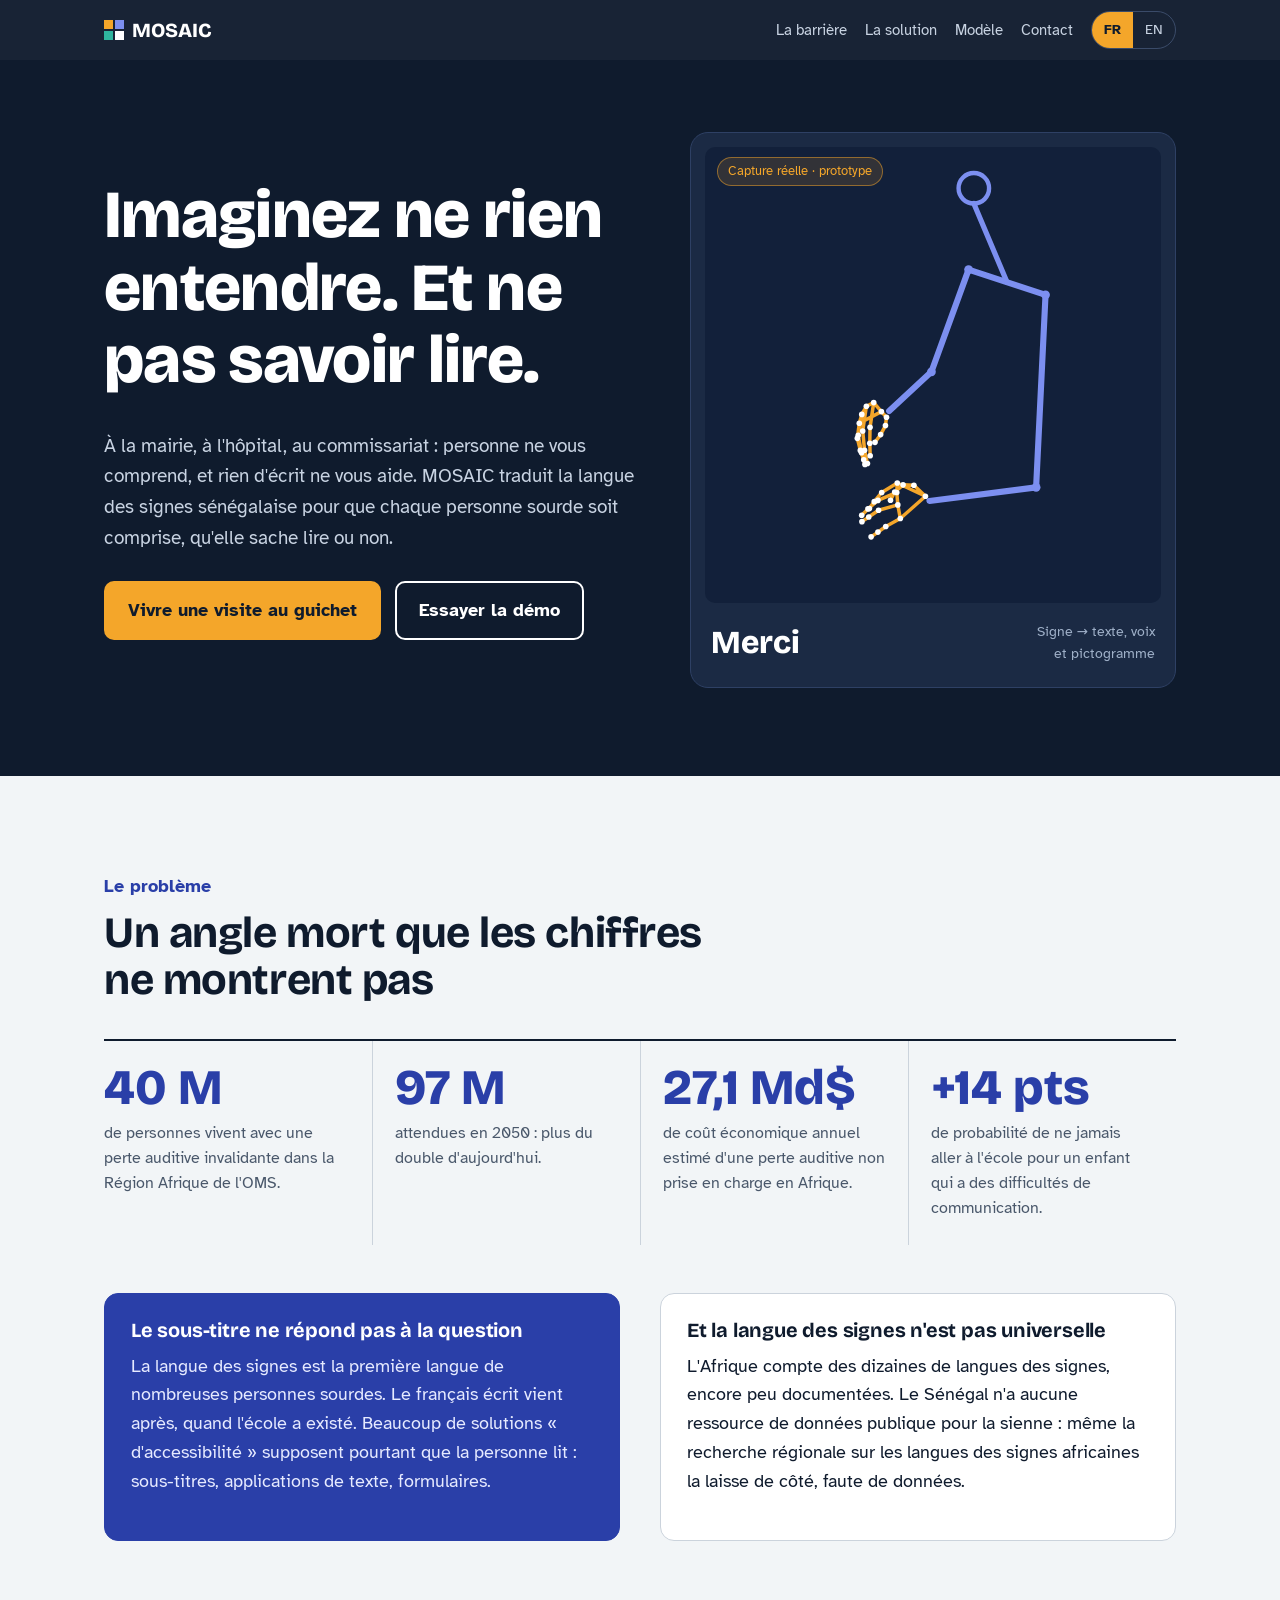
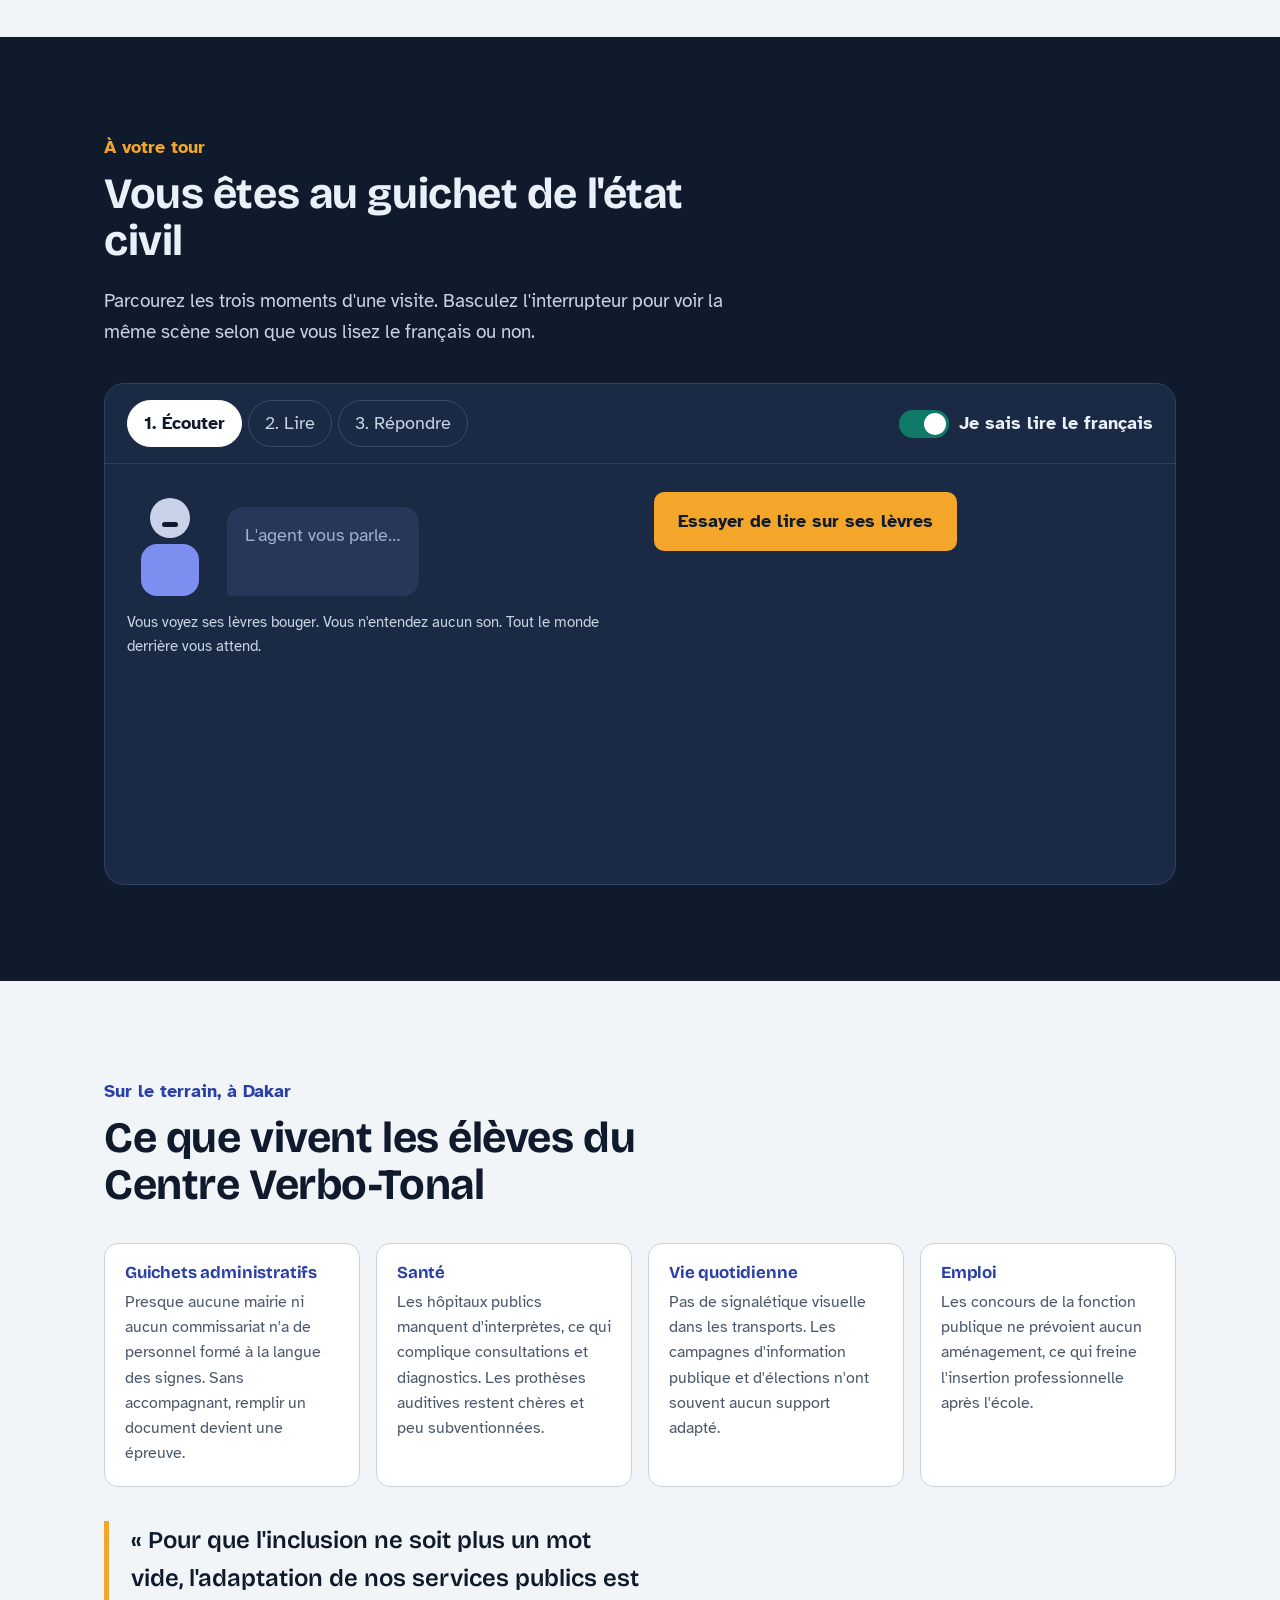
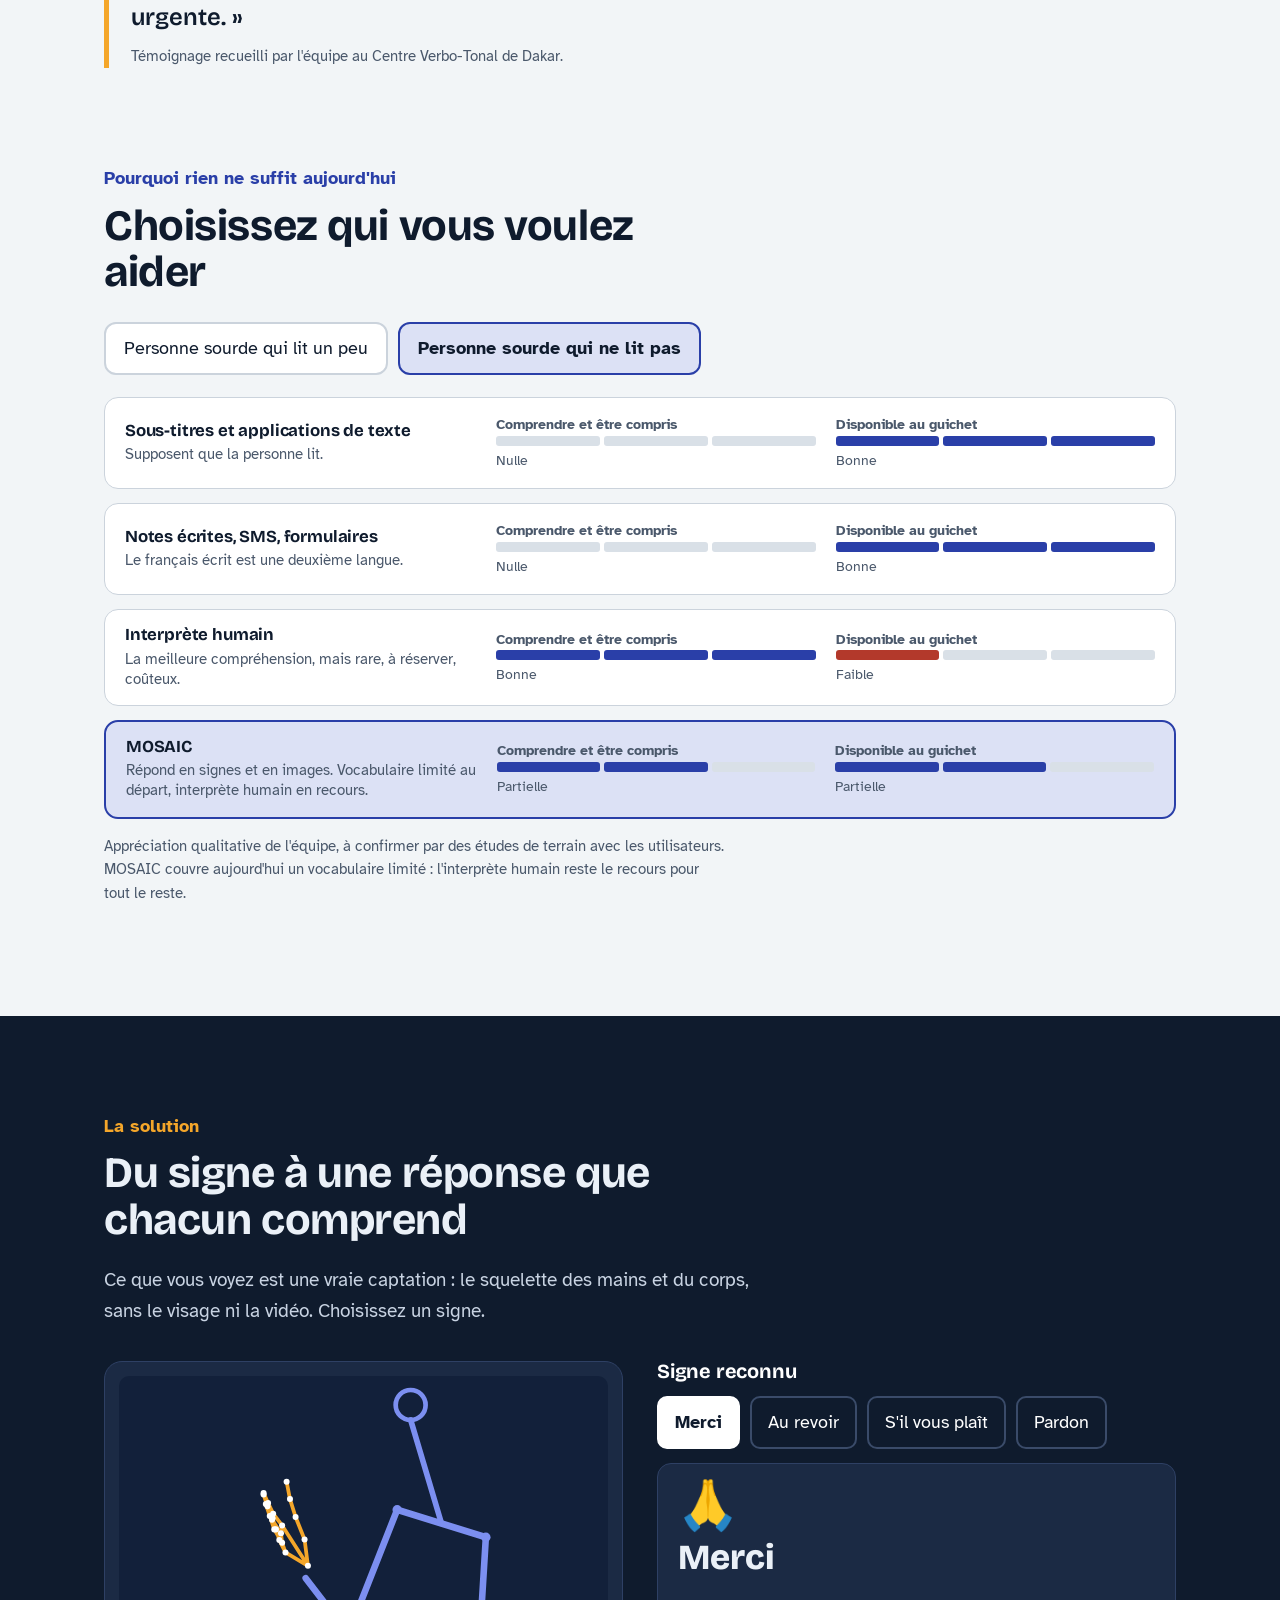
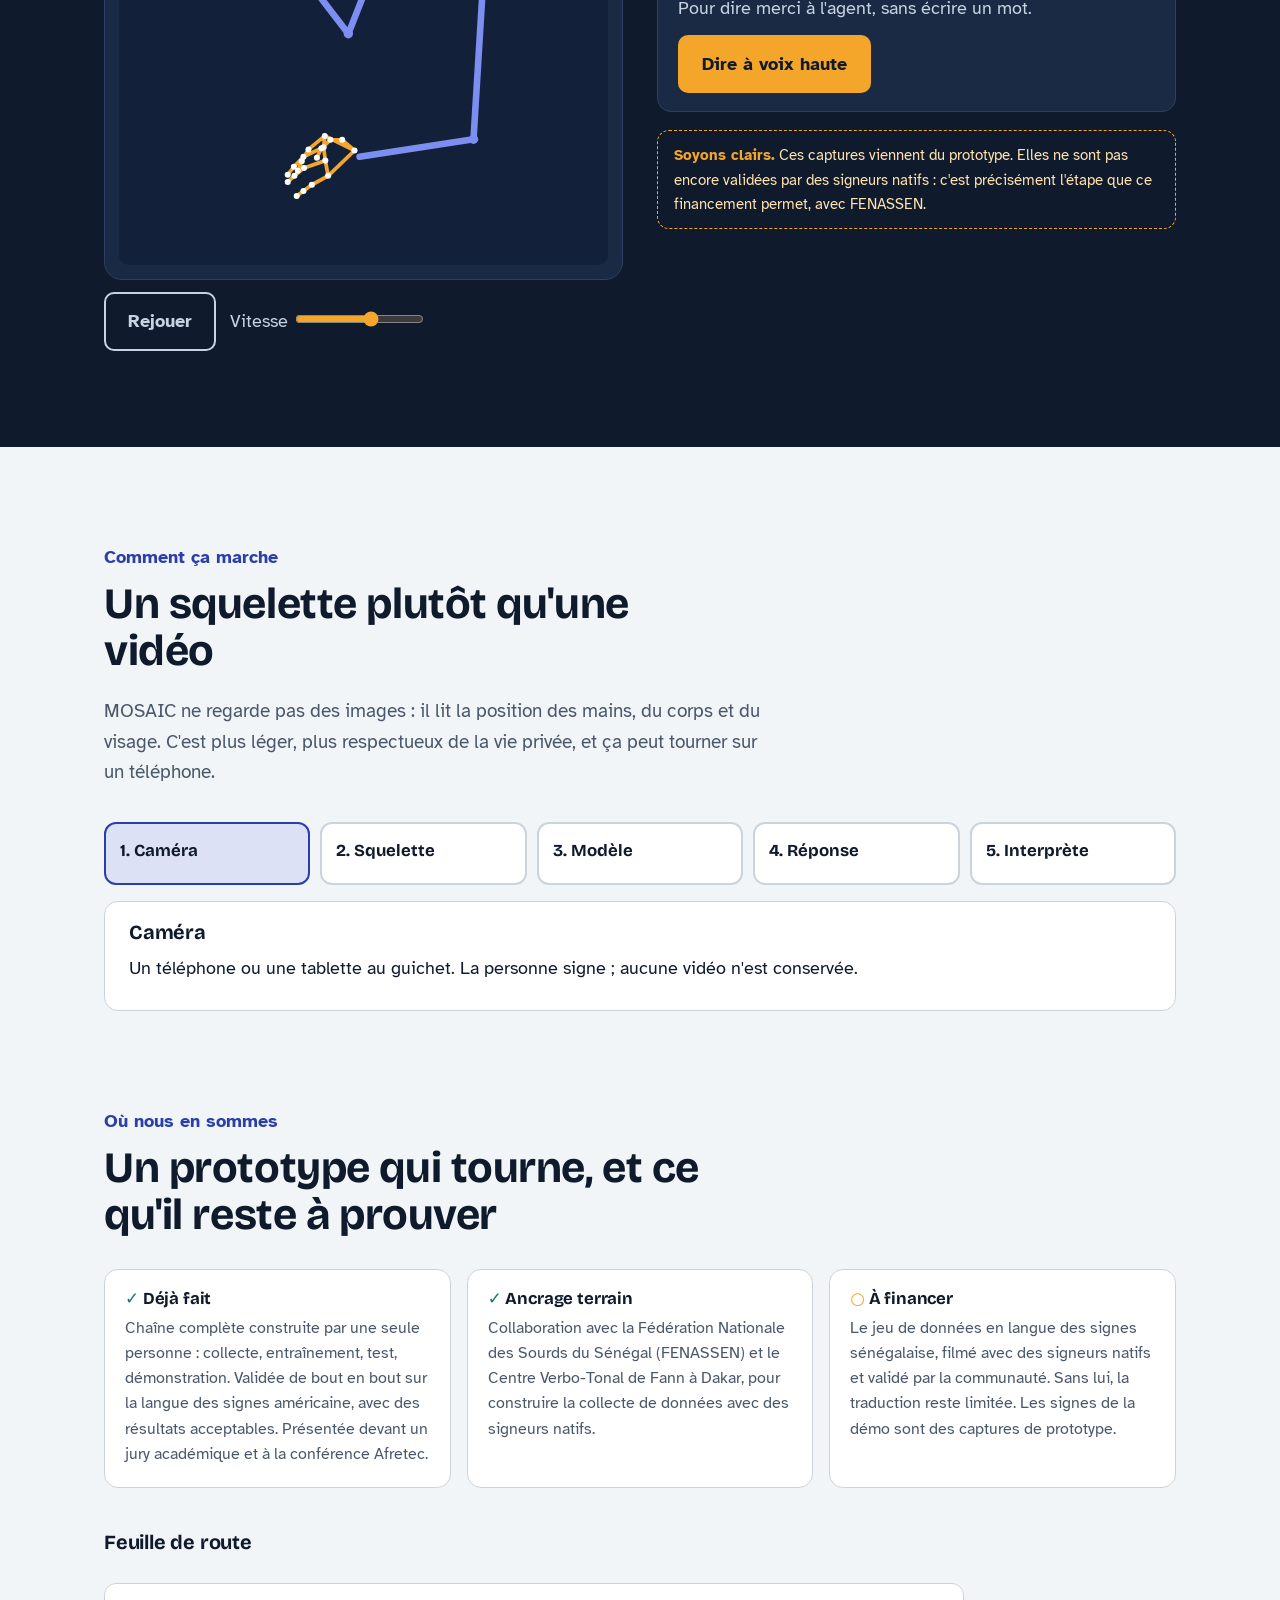
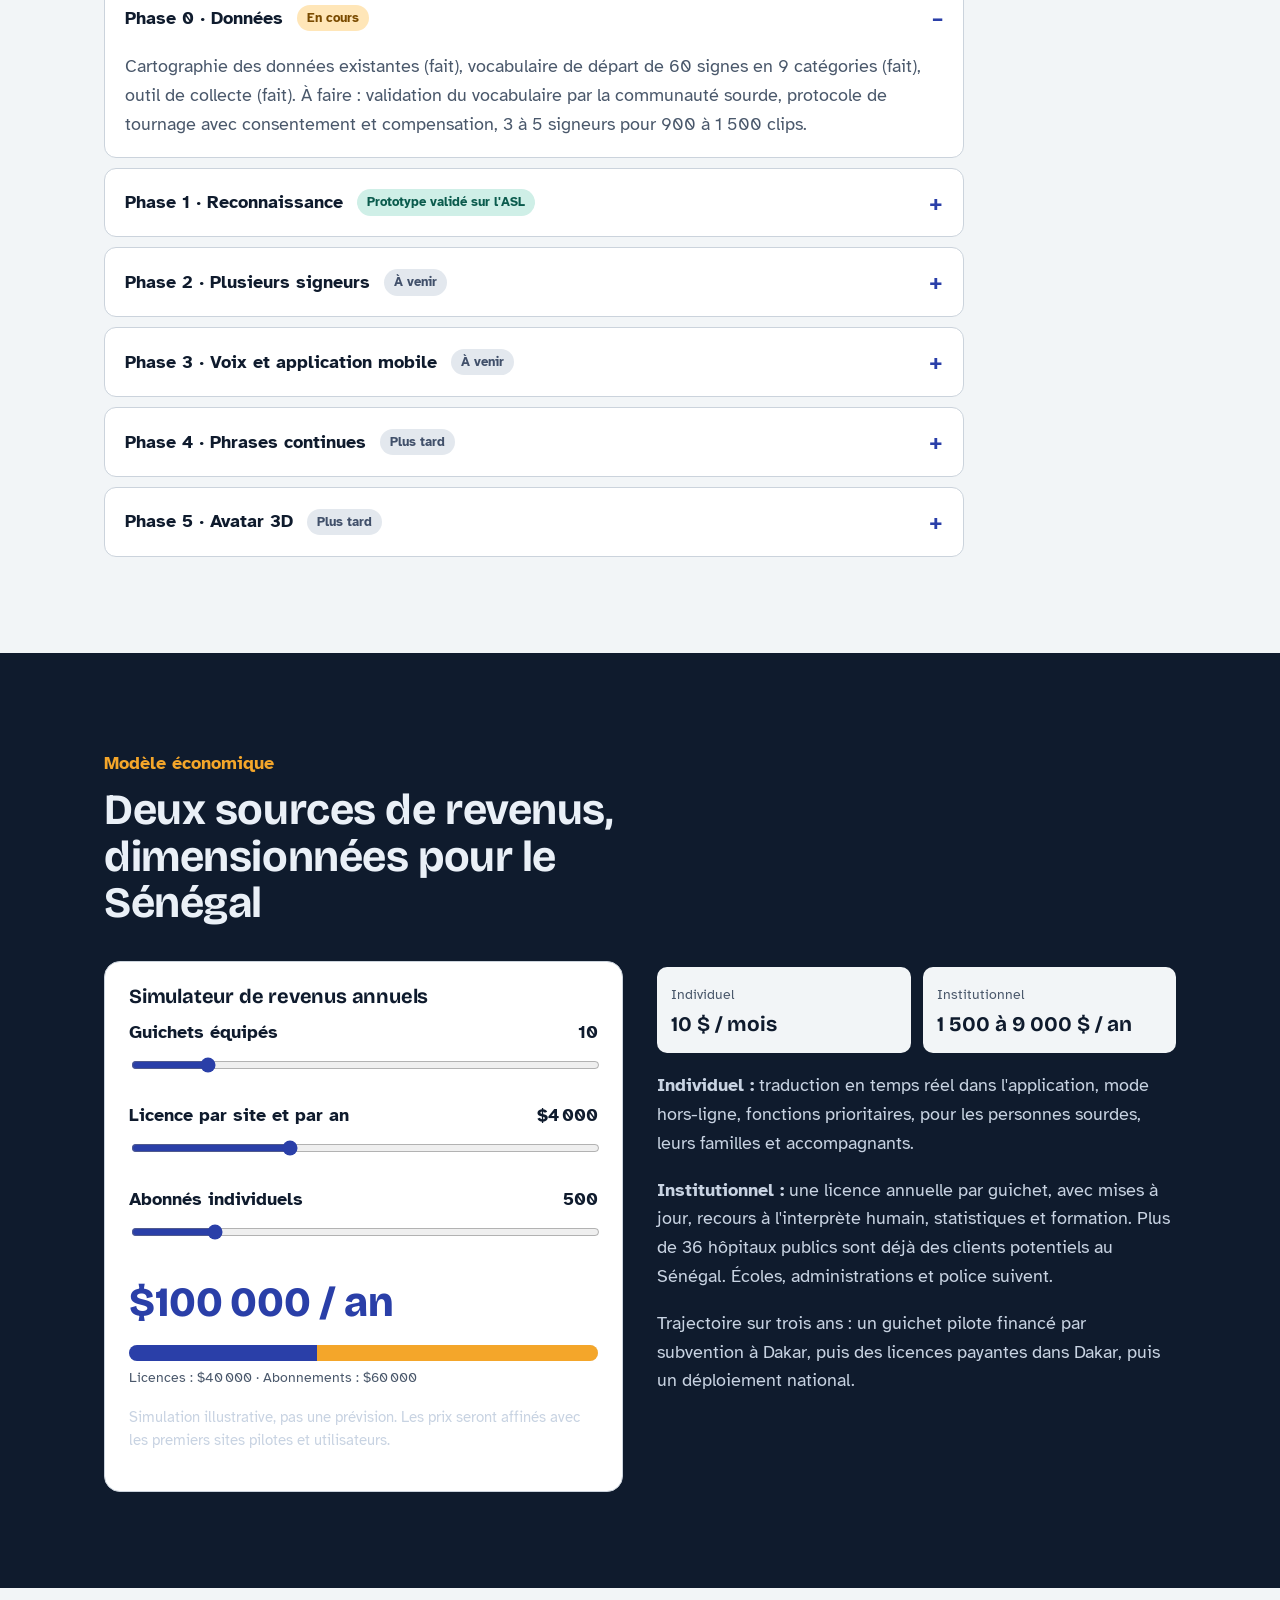
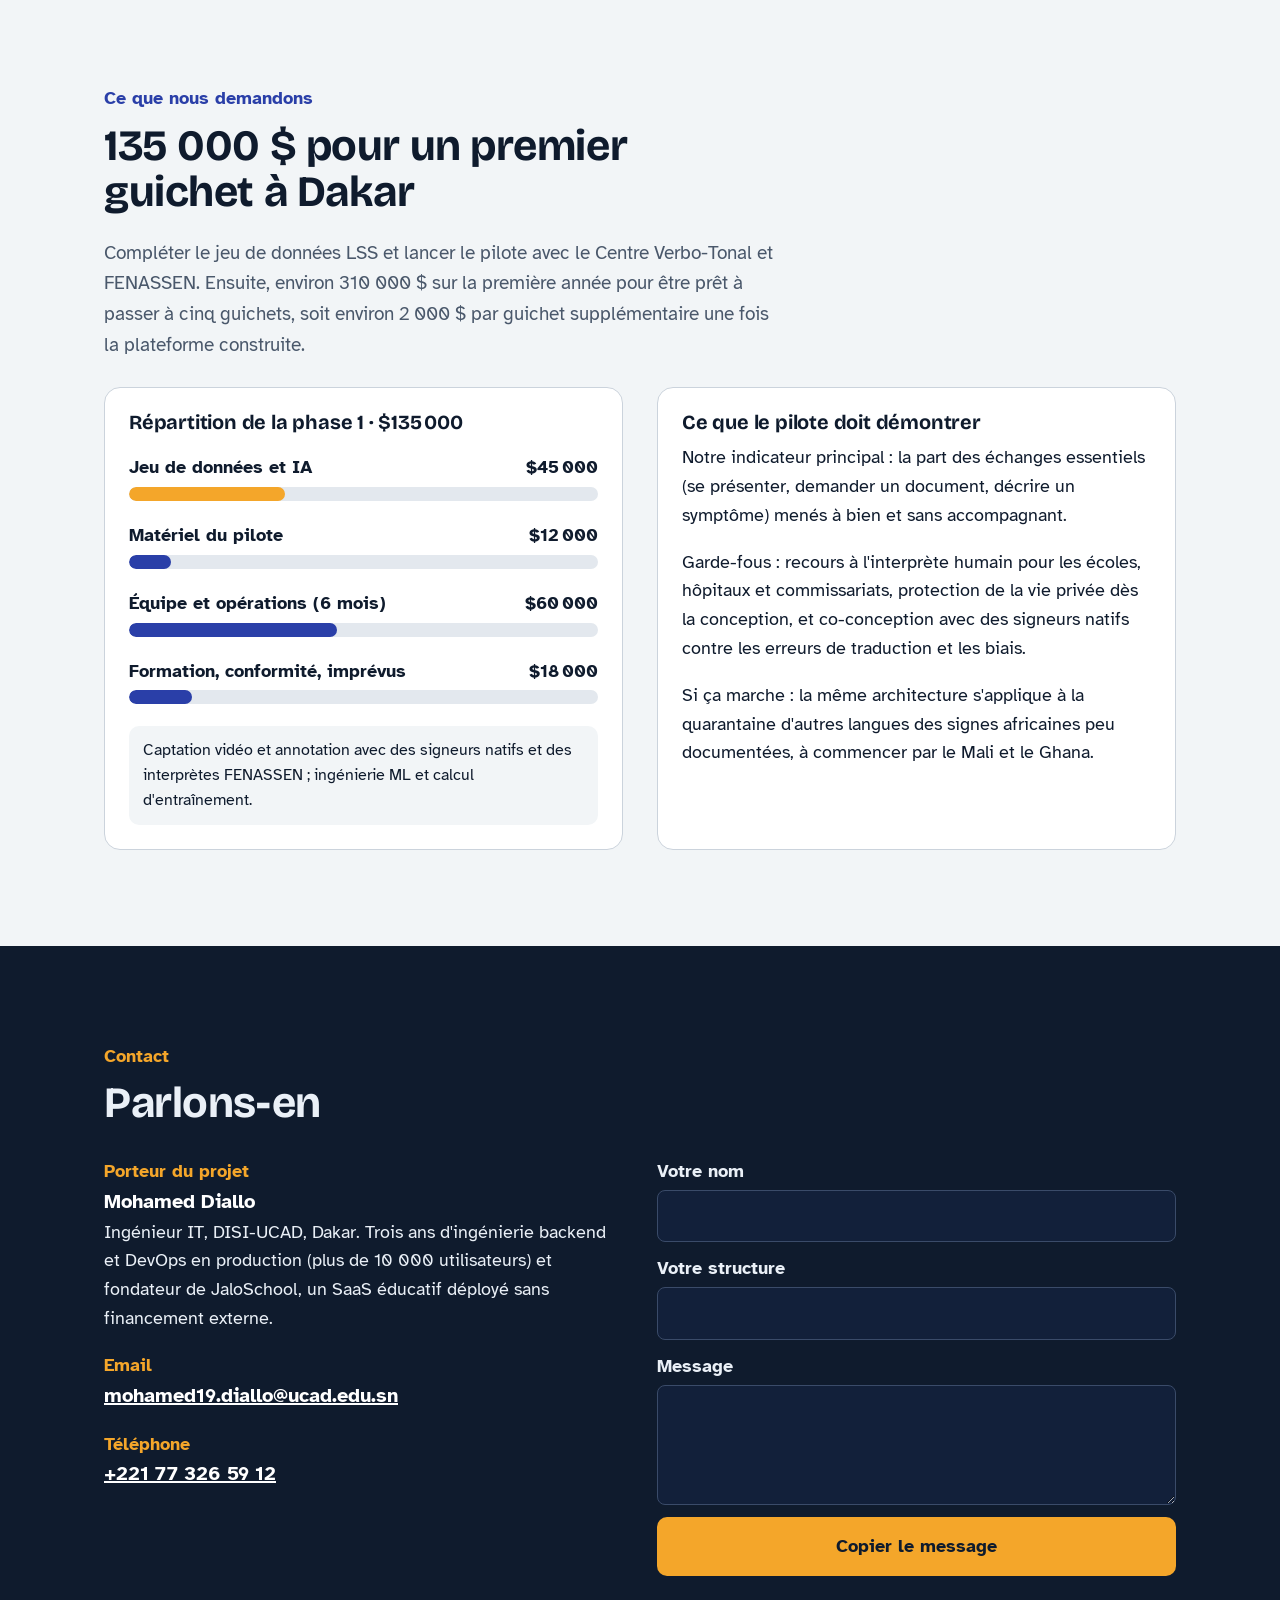
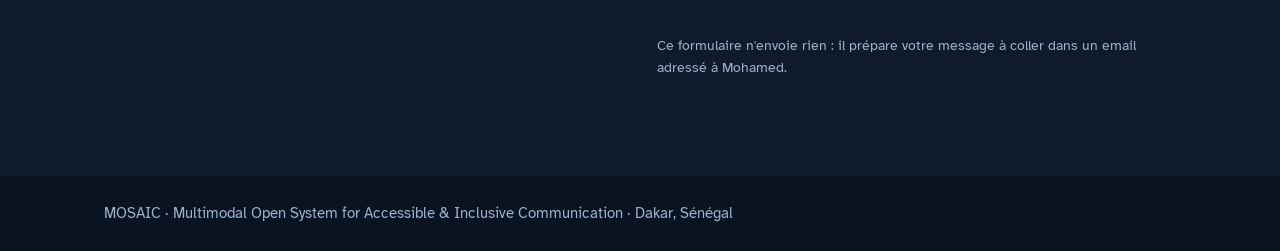
<file: mosaic-site/index.html>
<!DOCTYPE html>
<html lang="fr">
<head>
<meta charset="utf-8">
<meta name="viewport" content="width=device-width, initial-scale=1">
<title>MOSAIC — La langue des signes sénégalaise, enfin comprise</title>
<meta name="description" content="MOSAIC traduit la langue des signes sénégalaise pour que les personnes sourdes, lettrées ou non, soient comprises au guichet, à l'hôpital, à l'école.">
<link rel="preconnect" href="https://fonts.googleapis.com">
<link rel="preconnect" href="https://fonts.gstatic.com" crossorigin>
<link href="https://fonts.googleapis.com/css2?family=Atkinson+Hyperlegible:ital,wght@0,400;0,700;1,400&family=Bricolage+Grotesque:opsz,wght@12..96,600;12..96,700;12..96,800&display=swap" rel="stylesheet">
<link rel="stylesheet" href="style.css">
</head>
<body>
<a class="skip" href="#main"><span lang="fr">Aller au contenu</span><span lang="en">Skip to content</span></a>

<header class="nav">
  <div class="wrap">
    <a class="brand" href="#top" aria-label="MOSAIC"><i aria-hidden="true"><b></b><b></b><b></b><b></b></i>MOSAIC</a>
    <nav aria-label="Navigation">
      <a class="hide-s" href="#barriere"><span lang="fr">La barrière</span><span lang="en">The barrier</span></a>
      <a class="hide-s" href="#solution"><span lang="fr">La solution</span><span lang="en">The solution</span></a>
      <a class="hide-s" href="#modele"><span lang="fr">Modèle</span><span lang="en">Business</span></a>
      <a href="#contact">Contact</a>
      <div class="langs" role="group" aria-label="Langue / Language">
        <button type="button" data-set-lang="fr" aria-pressed="true">FR</button>
        <button type="button" data-set-lang="en" aria-pressed="false">EN</button>
      </div>
    </nav>
  </div>
</header>

<main id="main">
<!-- HERO -->
<section class="hero" id="top">
  <div class="wrap grid">
    <div>
      <h1><span lang="fr">Imaginez ne rien entendre. Et ne pas savoir lire.</span><span lang="en">Imagine hearing nothing. And not being able to read.</span></h1>
      <p class="lead"><span lang="fr">À la mairie, à l'hôpital, au commissariat : personne ne vous comprend, et rien d'écrit ne vous aide. MOSAIC traduit la langue des signes sénégalaise pour que chaque personne sourde soit comprise, qu'elle sache lire ou non.</span><span lang="en">At the town hall, the hospital, the police station: nobody understands you, and nothing written helps. MOSAIC translates Senegalese Sign Language so every Deaf person is understood, whether they can read or not.</span></p>
      <div class="cta">
        <a class="btn sun" href="#barriere"><span lang="fr">Vivre une visite au guichet</span><span lang="en">Live a visit to the counter</span></a>
        <a class="btn alt" href="#demo"><span lang="fr">Essayer la démo</span><span lang="en">Try the demo</span></a>
      </div>
    </div>
    <div class="stage">
      <span class="tag"><span lang="fr">Capture réelle · prototype</span><span lang="en">Real capture · prototype</span></span>
      <canvas id="heroCanvas" role="img" aria-label="Squelette animé d'une personne qui signe / Animated skeleton of a person signing"></canvas>
      <div class="out">
        <div class="word" id="heroWord" aria-live="polite"></div>
        <div class="src"><span lang="fr">Signe → texte, voix<br>et pictogramme</span><span lang="en">Sign → text, voice<br>and pictogram</span></div>
      </div>
    </div>
  </div>
</section>

<!-- PROBLEM -->
<section id="probleme">
  <div class="wrap">
    <p class="kicker"><span lang="fr">Le problème</span><span lang="en">The problem</span></p>
    <h2><span lang="fr">Un angle mort que les chiffres ne montrent pas</span><span lang="en">A blind spot the numbers do not show</span></h2>
    <div class="stats" id="stats">
      <div class="stat"><div class="n" data-count="40" data-suffix=" M">40 M</div><p><span lang="fr">de personnes vivent avec une perte auditive invalidante dans la Région Afrique de l'OMS.</span><span lang="en">people live with disabling hearing loss in the WHO African Region.</span></p></div>
      <div class="stat"><div class="n" data-count="97" data-suffix=" M">97 M</div><p><span lang="fr">attendues en 2050 : plus du double d'aujourd'hui.</span><span lang="en">projected by 2050: more than double today.</span></p></div>
      <div class="stat"><div class="n" data-count="27.1" data-dec="1" data-prefix="$" data-suffix=" Md"><span lang="fr">27,1 Md$</span><span lang="en">$27.1B</span></div><p><span lang="fr">de coût économique annuel estimé d'une perte auditive non prise en charge en Afrique.</span><span lang="en">estimated yearly economic cost of unaddressed hearing loss in Africa.</span></p></div>
      <div class="stat"><div class="n" data-count="14" data-prefix="+" data-suffix=" pts">+14 pts</div><p><span lang="fr">de probabilité de ne jamais aller à l'école pour un enfant qui a des difficultés de communication.</span><span lang="en">higher likelihood of never attending school for a child with communication difficulty.</span></p></div>
    </div>
    <div class="insight">
      <div class="box hl">
        <h3><span lang="fr">Le sous-titre ne répond pas à la question</span><span lang="en">Captions do not answer the question</span></h3>
        <p><span lang="fr">La langue des signes est la première langue de nombreuses personnes sourdes. Le français écrit vient après, quand l'école a existé. Beaucoup de solutions « d'accessibilité » supposent pourtant que la personne lit : sous-titres, applications de texte, formulaires.</span><span lang="en">Sign language is the first language of many Deaf people. Written French comes second, when school was possible. Yet many “accessibility” tools assume the person reads: captions, text apps, forms.</span></p>
      </div>
      <div class="box">
        <h3><span lang="fr">Et la langue des signes n'est pas universelle</span><span lang="en">And sign language is not universal</span></h3>
        <p><span lang="fr">L'Afrique compte des dizaines de langues des signes, encore peu documentées. Le Sénégal n'a aucune ressource de données publique pour la sienne : même la recherche régionale sur les langues des signes africaines la laisse de côté, faute de données.</span><span lang="en">Africa has dozens of sign languages, still little documented. Senegal has no public dataset for its own: even regional research on African sign languages leaves it out for lack of data.</span></p>
      </div>
    </div>
  </div>
</section>

<!-- SIMULATOR -->
<section class="dark" id="barriere">
  <div class="wrap">
    <p class="kicker"><span lang="fr">À votre tour</span><span lang="en">Your turn</span></p>
    <h2><span lang="fr">Vous êtes au guichet de l'état civil</span><span lang="en">You are at the civil registry counter</span></h2>
    <p class="lead"><span lang="fr">Parcourez les trois moments d'une visite. Basculez l'interrupteur pour voir la même scène selon que vous lisez le français ou non.</span><span lang="en">Go through the three moments of a visit. Flip the switch to see the same scene whether you read French or not.</span></p>
    <div class="sim">
      <div class="sim-top">
        <div class="tabs" role="tablist" aria-label="Étapes / Steps" id="simTabs">
          <button role="tab" aria-selected="true" data-step="0" id="tab0" aria-controls="simBody"></button>
          <button role="tab" aria-selected="false" data-step="1" id="tab1" aria-controls="simBody"></button>
          <button role="tab" aria-selected="false" data-step="2" id="tab2" aria-controls="simBody"></button>
        </div>
        <label class="switch"><input type="checkbox" id="canRead" checked><span class="track" aria-hidden="true"></span><span id="readLabel"></span></label>
      </div>
      <div class="sim-body" id="simBody" role="tabpanel" aria-live="polite" tabindex="0"></div>
    </div>
  </div>
</section>

<!-- WHERE -->
<section id="terrain">
  <div class="wrap">
    <p class="kicker"><span lang="fr">Sur le terrain, à Dakar</span><span lang="en">On the ground, in Dakar</span></p>
    <h2><span lang="fr">Ce que vivent les élèves du Centre Verbo-Tonal</span><span lang="en">What students at the Centre Verbo-Tonal live through</span></h2>
    <div class="cards">
      <div class="card"><h3><span lang="fr">Guichets administratifs</span><span lang="en">Administrative counters</span></h3><p><span lang="fr">Presque aucune mairie ni aucun commissariat n'a de personnel formé à la langue des signes. Sans accompagnant, remplir un document devient une épreuve.</span><span lang="en">Almost no town hall or police station has staff trained in sign language. Without a companion, filling in a document becomes an ordeal.</span></p></div>
      <div class="card"><h3><span lang="fr">Santé</span><span lang="en">Healthcare</span></h3><p><span lang="fr">Les hôpitaux publics manquent d'interprètes, ce qui complique consultations et diagnostics. Les prothèses auditives restent chères et peu subventionnées.</span><span lang="en">Public hospitals lack interpreters, complicating consultations and diagnoses. Hearing aids remain expensive and poorly subsidised.</span></p></div>
      <div class="card"><h3><span lang="fr">Vie quotidienne</span><span lang="en">Daily life</span></h3><p><span lang="fr">Pas de signalétique visuelle dans les transports. Les campagnes d'information publique et d'élections n'ont souvent aucun support adapté.</span><span lang="en">No visual signage on public transport. Public-information and election campaigns often have no adapted material.</span></p></div>
      <div class="card"><h3><span lang="fr">Emploi</span><span lang="en">Employment</span></h3><p><span lang="fr">Les concours de la fonction publique ne prévoient aucun aménagement, ce qui freine l'insertion professionnelle après l'école.</span><span lang="en">Civil-service entrance exams offer no accommodation, which limits professional integration after school.</span></p></div>
    </div>
    <blockquote class="quote"><span lang="fr">« Pour que l'inclusion ne soit plus un mot vide, l'adaptation de nos services publics est urgente. »</span><span lang="en">“For inclusion to stop being an empty word, adapting our public services is urgent.”</span><small><span lang="fr">Témoignage recueilli par l'équipe au Centre Verbo-Tonal de Dakar.</span><span lang="en">Testimony gathered by the team at the Centre Verbo-Tonal in Dakar.</span></small></blockquote>
  </div>
</section>

<!-- COMPARISON -->
<section id="existant" style="padding-top:0">
  <div class="wrap">
    <p class="kicker"><span lang="fr">Pourquoi rien ne suffit aujourd'hui</span><span lang="en">Why nothing is enough today</span></p>
    <h2><span lang="fr">Choisissez qui vous voulez aider</span><span lang="en">Pick the person you want to help</span></h2>
    <div class="persona" role="group" aria-label="Profil / Profile">
      <button type="button" data-persona="reads" aria-pressed="false"><span lang="fr">Personne sourde qui lit un peu</span><span lang="en">Deaf person who reads a little</span></button>
      <button type="button" data-persona="noread" aria-pressed="true"><span lang="fr">Personne sourde qui ne lit pas</span><span lang="en">Deaf person who does not read</span></button>
    </div>
    <div class="cmp" id="cmp" aria-live="polite"></div>
    <p class="note"><span lang="fr">Appréciation qualitative de l'équipe, à confirmer par des études de terrain avec les utilisateurs. MOSAIC couvre aujourd'hui un vocabulaire limité : l'interprète humain reste le recours pour tout le reste.</span><span lang="en">Qualitative assessment by the team, to be confirmed by field studies with users. MOSAIC covers a limited vocabulary today: the human interpreter remains the fallback for everything else.</span></p>
  </div>
</section>

<!-- DEMO -->
<section class="dark" id="demo">
  <div class="wrap">
    <p class="kicker"><span lang="fr">La solution</span><span lang="en">The solution</span></p>
    <h2 id="solution"><span lang="fr">Du signe à une réponse que chacun comprend</span><span lang="en">From a sign to an answer everyone understands</span></h2>
    <p class="lead"><span lang="fr">Ce que vous voyez est une vraie captation : le squelette des mains et du corps, sans le visage ni la vidéo. Choisissez un signe.</span><span lang="en">What you see is a real recording: the skeleton of hands and body, without the face or the video. Choose a sign.</span></p>
    <div class="demo">
      <div>
        <div class="stage" style="max-width:520px">
          <canvas id="demoCanvas" role="img" aria-label="Squelette animé du signe choisi / Animated skeleton of the chosen sign"></canvas>
        </div>
        <div class="ctrl">
          <button class="btn alt" id="replay" type="button"><span lang="fr">Rejouer</span><span lang="en">Replay</span></button>
          <label><span lang="fr">Vitesse</span><span lang="en">Speed</span> <input type="range" id="speed" min="0.25" max="1.5" step="0.25" value="1"></label>
        </div>
      </div>
      <div>
        <h3 style="color:#fff"><span lang="fr">Signe reconnu</span><span lang="en">Recognised sign</span></h3>
        <div class="signs" id="signBtns" role="group" aria-label="Signes / Signs"></div>
        <div class="result" aria-live="polite">
          <div class="pict" id="dPict" aria-hidden="true"></div>
          <div class="big" id="dText"></div>
          <p id="dHint" style="margin:.4em 0 0"></p>
          <div class="ctrl"><button class="btn sun" id="speak" type="button"><span lang="fr">Dire à voix haute</span><span lang="en">Say it aloud</span></button></div>
        </div>
        <div class="honest"><strong><span lang="fr">Soyons clairs.</span><span lang="en">To be clear.</span></strong> <span lang="fr">Ces captures viennent du prototype. Elles ne sont pas encore validées par des signeurs natifs : c'est précisément l'étape que ce financement permet, avec FENASSEN.</span><span lang="en">These captures come from the prototype. They are not yet validated by native signers: this is exactly the step this funding makes possible, with FENASSEN.</span></div>
      </div>
    </div>
  </div>
</section>

<!-- PIPELINE -->
<section id="technologie">
  <div class="wrap">
    <p class="kicker"><span lang="fr">Comment ça marche</span><span lang="en">How it works</span></p>
    <h2><span lang="fr">Un squelette plutôt qu'une vidéo</span><span lang="en">A skeleton, not a video</span></h2>
    <p class="lead"><span lang="fr">MOSAIC ne regarde pas des images : il lit la position des mains, du corps et du visage. C'est plus léger, plus respectueux de la vie privée, et ça peut tourner sur un téléphone.</span><span lang="en">MOSAIC does not analyse pictures: it reads the position of hands, body and face. It is lighter, more private, and can run on a phone.</span></p>
    <div class="pipe" id="pipe"></div>
    <div class="pipe-detail" id="pipeDetail" aria-live="polite"></div>
  </div>
</section>

<!-- STATUS -->
<section style="padding-top:0" id="avancement">
  <div class="wrap">
    <p class="kicker"><span lang="fr">Où nous en sommes</span><span lang="en">Where we are</span></p>
    <h2><span lang="fr">Un prototype qui tourne, et ce qu'il reste à prouver</span><span lang="en">A working prototype, and what is left to prove</span></h2>
    <div class="status">
      <div class="card yes"><h3><span lang="fr">Déjà fait</span><span lang="en">Done</span></h3><p><span lang="fr">Chaîne complète construite par une seule personne : collecte, entraînement, test, démonstration. Validée de bout en bout sur la langue des signes américaine, avec des résultats acceptables. Présentée devant un jury académique et à la conférence Afretec.</span><span lang="en">A full pipeline built by one person: collection, training, testing, demo. Validated end to end on American Sign Language with acceptable results. Presented to an academic jury and at the Afretec conference.</span></p></div>
      <div class="card yes"><h3><span lang="fr">Ancrage terrain</span><span lang="en">Field roots</span></h3><p><span lang="fr">Collaboration avec la Fédération Nationale des Sourds du Sénégal (FENASSEN) et le Centre Verbo-Tonal de Fann à Dakar, pour construire la collecte de données avec des signeurs natifs.</span><span lang="en">Collaboration with the Senegalese National Federation of the Deaf (FENASSEN) and the Centre Verbo-Tonal in Fann, Dakar, to build data collection with native signers.</span></p></div>
      <div class="card todo"><h3><span lang="fr">À financer</span><span lang="en">To fund</span></h3><p><span lang="fr">Le jeu de données en langue des signes sénégalaise, filmé avec des signeurs natifs et validé par la communauté. Sans lui, la traduction reste limitée. Les signes de la démo sont des captures de prototype.</span><span lang="en">The Senegalese Sign Language dataset, recorded with native signers and validated by the community. Without it, translation stays limited. The demo signs are prototype captures.</span></p></div>
    </div>
    <h3 style="margin-top:44px"><span lang="fr">Feuille de route</span><span lang="en">Roadmap</span></h3>
    <div class="road" id="road"></div>
  </div>
</section>

<!-- BUSINESS -->
<section class="dark" id="modele">
  <div class="wrap">
    <p class="kicker"><span lang="fr">Modèle économique</span><span lang="en">Business model</span></p>
    <h2><span lang="fr">Deux sources de revenus, dimensionnées pour le Sénégal</span><span lang="en">Two revenue lines, sized for Senegal</span></h2>
    <div class="biz">
      <div class="panel" style="color:var(--ink)">
        <h3><span lang="fr">Simulateur de revenus annuels</span><span lang="en">Yearly revenue simulator</span></h3>
        <div class="field"><label for="sCounters"><span><span lang="fr">Guichets équipés</span><span lang="en">Equipped counters</span></span><output id="oCounters"></output></label><input type="range" id="sCounters" min="1" max="60" value="10"></div>
        <div class="field"><label for="sLicense"><span><span lang="fr">Licence par site et par an</span><span lang="en">License per site per year</span></span><output id="oLicense"></output></label><input type="range" id="sLicense" min="1500" max="9000" step="500" value="4000"></div>
        <div class="field"><label for="sSubs"><span><span lang="fr">Abonnés individuels</span><span lang="en">Individual subscribers</span></span><output id="oSubs"></output></label><input type="range" id="sSubs" min="0" max="3000" step="50" value="500"></div>
        <div class="total" id="oTotal"></div>
        <div class="split" aria-hidden="true"><i id="splitA" style="background:var(--indigo)"></i><i id="splitB" style="background:var(--saffron)"></i></div>
        <div class="lbl" id="oSplit"></div>
        <p class="note"><span lang="fr">Simulation illustrative, pas une prévision. Les prix seront affinés avec les premiers sites pilotes et utilisateurs.</span><span lang="en">Illustrative simulation, not a forecast. Prices will be refined with the first pilot sites and users.</span></p>
      </div>
      <div>
        <div class="price" style="color:var(--ink)">
          <div><span class="lbl"><span lang="fr">Individuel</span><span lang="en">Individual</span></span><b><span lang="fr">10 $ / mois</span><span lang="en">$10 / month</span></b></div>
          <div><span class="lbl"><span lang="fr">Institutionnel</span><span lang="en">Institutional</span></span><b><span lang="fr">1 500 à 9 000 $ / an</span><span lang="en">$1,500–9,000 / year</span></b></div>
        </div>
        <p style="margin-top:18px"><span lang="fr"><strong>Individuel :</strong> traduction en temps réel dans l'application, mode hors-ligne, fonctions prioritaires, pour les personnes sourdes, leurs familles et accompagnants.</span><span lang="en"><strong>Individual:</strong> real-time translation in the app, offline mode, priority features, for Deaf users, families and companions.</span></p>
        <p><span lang="fr"><strong>Institutionnel :</strong> une licence annuelle par guichet, avec mises à jour, recours à l'interprète humain, statistiques et formation. Plus de 36 hôpitaux publics sont déjà des clients potentiels au Sénégal. Écoles, administrations et police suivent.</span><span lang="en"><strong>Institutional:</strong> one yearly license per counter, with updates, human-interpreter fallback, analytics and onboarding. Over 36 public hospitals alone are potential customers in Senegal. Schools, administrations and police follow.</span></p>
        <p><span lang="fr">Trajectoire sur trois ans : un guichet pilote financé par subvention à Dakar, puis des licences payantes dans Dakar, puis un déploiement national.</span><span lang="en">Three-year path: one grant-funded pilot counter in Dakar, then paid licenses across Dakar, then national rollout.</span></p>
      </div>
    </div>
  </div>
</section>

<!-- ASK -->
<section id="demande">
  <div class="wrap">
    <p class="kicker"><span lang="fr">Ce que nous demandons</span><span lang="en">The ask</span></p>
    <h2><span lang="fr">135 000 $ pour un premier guichet à Dakar</span><span lang="en">$135,000 for a first counter in Dakar</span></h2>
    <p class="lead"><span lang="fr">Compléter le jeu de données LSS et lancer le pilote avec le Centre Verbo-Tonal et FENASSEN. Ensuite, environ 310 000 $ sur la première année pour être prêt à passer à cinq guichets, soit environ 2 000 $ par guichet supplémentaire une fois la plateforme construite.</span><span lang="en">Complete the LSS dataset and launch the pilot with the Centre Verbo-Tonal and FENASSEN. Then about $310,000 over year one to be ready for five counters, around $2,000 per extra counter once the platform is built.</span></p>
    <div class="biz" style="margin-top:26px">
      <div class="panel" id="budget"></div>
      <div class="panel">
        <h3><span lang="fr">Ce que le pilote doit démontrer</span><span lang="en">What the pilot must prove</span></h3>
        <p><span lang="fr">Notre indicateur principal : la part des échanges essentiels (se présenter, demander un document, décrire un symptôme) menés à bien et sans accompagnant.</span><span lang="en">Our main metric: the share of essential exchanges (introducing yourself, requesting a document, describing a symptom) completed independently and correctly.</span></p>
        <p><span lang="fr">Garde-fous : recours à l'interprète humain pour les écoles, hôpitaux et commissariats, protection de la vie privée dès la conception, et co-conception avec des signeurs natifs contre les erreurs de traduction et les biais.</span><span lang="en">Safeguards: human-interpreter fallback for schools, hospitals and police, privacy by design, and co-design with native signers against mistranslation and bias.</span></p>
        <p style="margin-bottom:0"><span lang="fr">Si ça marche : la même architecture s'applique à la quarantaine d'autres langues des signes africaines peu documentées, à commencer par le Mali et le Ghana.</span><span lang="en">If it works: the same architecture applies to the forty or so other little-documented African sign languages, starting with Mali and Ghana.</span></p>
      </div>
    </div>
  </div>
</section>

<!-- CONTACT -->
<section class="dark" id="contact">
  <div class="wrap">
    <p class="kicker">Contact</p>
    <h2><span lang="fr">Parlons-en</span><span lang="en">Let's talk</span></h2>
    <div class="contact">
      <div>
        <div class="item"><b><span lang="fr">Porteur du projet</span><span lang="en">Project lead</span></b><span class="big">Mohamed Diallo</span><br><span lang="fr">Ingénieur IT, DISI-UCAD, Dakar. Trois ans d'ingénierie backend et DevOps en production (plus de 10 000 utilisateurs) et fondateur de JaloSchool, un SaaS éducatif déployé sans financement externe.</span><span lang="en">IT engineer, DISI-UCAD, Dakar. Three years of backend and DevOps engineering in production (10,000+ users) and founder of JaloSchool, an EdTech SaaS deployed without outside funding.</span></div>
        <div class="item"><b>Email</b><a class="big" href="mailto:mohamed19.diallo@ucad.edu.sn">mohamed19.diallo@ucad.edu.sn</a></div>
        <div class="item"><b><span lang="fr">Téléphone</span><span lang="en">Phone</span></b><a class="big" href="tel:+221773265912">+221 77 326 59 12</a></div>
      </div>
      <form class="msg" id="msgForm">
        <label><span lang="fr">Votre nom</span><span lang="en">Your name</span><input name="n" required autocomplete="name"></label>
        <label><span lang="fr">Votre structure</span><span lang="en">Your organisation</span><input name="o" autocomplete="organization"></label>
        <label><span lang="fr">Message</span><span lang="en">Message</span><textarea name="m" required></textarea></label>
        <button class="btn sun" type="submit"><span lang="fr">Copier le message</span><span lang="en">Copy the message</span></button>
        <div class="toast" id="toast" role="status"></div>
        <div class="lbl" style="color:#9FB0C8"><span lang="fr">Ce formulaire n'envoie rien : il prépare votre message à coller dans un email adressé à Mohamed.</span><span lang="en">This form sends nothing: it prepares your message to paste into an email to Mohamed.</span></div>
      </form>
    </div>
  </div>
</section>
</main>
<footer><div class="wrap"><span lang="fr">MOSAIC · Multimodal Open System for Accessible &amp; Inclusive Communication · Dakar, Sénégal</span><span lang="en">MOSAIC · Multimodal Open System for Accessible &amp; Inclusive Communication · Dakar, Senegal</span></div></footer>

<script src="assets/signs.js"></script>
<script src="app.js"></script>
</body>
</html>
</file>
<file: mosaic-site/style.css>
:root{
  --ink:#0F1B2D; --ink-2:#1B2A44; --indigo:#2A3FA8; --indigo-soft:#DCE1F5;
  --paper:#F2F5F7; --white:#FFFFFF; --saffron:#F4A62A; --teal:#0F7A68; --alert:#B3392B;
  --muted:#4A586B; --line:#CBD3DC;
  --display:'Bricolage Grotesque',system-ui,sans-serif;
  --body:'Atkinson Hyperlegible',system-ui,sans-serif;
  --max:1120px;
}
*{box-sizing:border-box}
html{scroll-behavior:smooth;scroll-padding-top:72px}
body{margin:0;font-family:var(--body);font-size:18px;line-height:1.6;color:var(--ink);background:var(--paper)}
h1,h2,h3{font-family:var(--display);line-height:1.08;margin:0 0 .5em;letter-spacing:-.01em}
h1{font-size:clamp(2.4rem,5.4vw,4.2rem);font-weight:800}
h2{font-size:clamp(1.8rem,3.4vw,2.7rem);font-weight:700;max-width:22ch}
h3{font-size:1.25rem;font-weight:700}
p{margin:0 0 1em;max-width:62ch}
a{color:var(--indigo)}
.wrap{max-width:var(--max);margin:0 auto;padding:0 24px}
section{padding:96px 0}
.dark{background:var(--ink);color:#EAF0F7}
.dark a{color:#BFCBFF}
.dark p,.dark .lead{color:#C8D3E2}
.lead{font-size:1.2rem;color:var(--muted);max-width:56ch}
.kicker{font-weight:700;color:var(--indigo);margin-bottom:.6rem}
.dark .kicker{color:var(--saffron)}
:focus-visible{outline:3px solid var(--saffron);outline-offset:3px;border-radius:4px}
.skip{position:absolute;left:-999px;top:8px;background:var(--white);color:var(--ink);padding:8px 14px;z-index:99}
.skip:focus{left:8px}

/* nav */
header.nav{position:sticky;top:0;z-index:50;background:rgba(15,27,45,.96);backdrop-filter:blur(6px)}
.nav .wrap{display:flex;align-items:center;gap:20px;height:60px}
.brand{font-family:var(--display);font-weight:800;color:#fff;text-decoration:none;font-size:1.25rem;display:flex;align-items:center;gap:8px}
.brand i{display:grid;grid-template-columns:repeat(2,9px);gap:2px}
.brand i b{width:9px;height:9px;display:block}
.brand i b:nth-child(1){background:var(--saffron)}.brand i b:nth-child(2){background:#7C8FF0}
.brand i b:nth-child(3){background:#2FB59E}.brand i b:nth-child(4){background:#fff}
.nav nav{margin-left:auto;display:flex;gap:18px;align-items:center}
.nav nav a{color:#C8D3E2;text-decoration:none;font-size:.95rem}
.nav nav a:hover{color:#fff}
.langs{display:flex;border:1px solid #3A4B69;border-radius:999px;overflow:hidden}
.langs button{background:none;border:0;color:#C8D3E2;padding:6px 12px;font:inherit;font-size:.9rem;cursor:pointer}
.langs button[aria-pressed=true]{background:var(--saffron);color:var(--ink);font-weight:700}
@media(max-width:860px){.nav nav a.hide-s{display:none}}

/* lang switch */
html[lang="fr"] [lang="en"]{display:none!important}
html[lang="en"] [lang="fr"]{display:none!important}

/* buttons */
.btn{display:inline-block;font:inherit;font-weight:700;padding:13px 22px;border-radius:10px;border:2px solid transparent;cursor:pointer;text-decoration:none;background:var(--indigo);color:#fff}
.btn:hover{background:#1F3085}
.btn.alt{background:transparent;border-color:currentColor;color:inherit}
.btn.sun{background:var(--saffron);color:var(--ink)}
.btn.sun:hover{background:#FFB946}
.btn:disabled{opacity:.5;cursor:not-allowed}

/* hero */
.hero{background:var(--ink);color:#fff;padding:72px 0 88px}
.hero .grid{display:grid;grid-template-columns:1.05fr .95fr;gap:48px;align-items:center}
.hero h1{max-width:13ch}
.hero .lead{color:#C8D3E2}
.hero .cta{display:flex;gap:14px;flex-wrap:wrap;margin-top:28px}
.stage{background:var(--ink-2);border:1px solid #2E4064;border-radius:18px;padding:14px;position:relative}
.stage canvas{width:100%;aspect-ratio:1/1;display:block;border-radius:10px;background:#12203A}
.stage .tag{position:absolute;top:24px;left:26px;background:rgba(244,166,42,.14);color:var(--saffron);border:1px solid rgba(244,166,42,.5);padding:3px 10px;border-radius:999px;font-size:.82rem}
.stage .out{display:flex;align-items:center;justify-content:space-between;gap:12px;padding:14px 6px 4px}
.out .word{font-family:var(--display);font-size:2rem;font-weight:800;color:#fff;min-height:2.4rem}
.out .src{font-size:.85rem;color:#9FB0C8;text-align:right}
@media(max-width:900px){.hero .grid{grid-template-columns:1fr}.hero h1{max-width:none}}

/* stats */
.stats{display:grid;grid-template-columns:repeat(4,1fr);gap:0;border-top:2px solid var(--ink);margin-top:36px}
.stat{padding:22px 22px 8px 0}
.stat+.stat{padding-left:22px;border-left:1px solid var(--line)}
.stat .n{font-family:var(--display);font-weight:800;font-size:clamp(2rem,4vw,3.1rem);color:var(--indigo);line-height:1}
.stat p{font-size:.98rem;color:var(--muted);margin-top:8px}
@media(max-width:800px){.stats{grid-template-columns:1fr 1fr}.stat:nth-child(3){border-left:0;padding-left:0}}

/* insight band */
.insight{display:grid;grid-template-columns:1fr 1fr;gap:40px;margin-top:48px}
.insight .box{background:var(--white);border:1px solid var(--line);border-radius:14px;padding:26px}
.insight .box.hl{background:var(--indigo);color:#fff;border-color:var(--indigo)}
.insight .box.hl p{color:#E6EAFF}
@media(max-width:800px){.insight{grid-template-columns:1fr}}

/* simulator */
.sim{margin-top:36px;background:var(--ink-2);border:1px solid #2E4064;border-radius:20px;overflow:hidden}
.sim-top{display:flex;flex-wrap:wrap;gap:16px;align-items:center;justify-content:space-between;padding:16px 22px;border-bottom:1px solid #2E4064}
.tabs{display:flex;gap:6px;flex-wrap:wrap}
.tabs button{font:inherit;background:transparent;color:#C8D3E2;border:1px solid #3A4B69;border-radius:999px;padding:8px 16px;cursor:pointer}
.tabs button[aria-selected=true]{background:#fff;color:var(--ink);font-weight:700;border-color:#fff}
.switch{display:flex;align-items:center;gap:10px;color:#EAF0F7;cursor:pointer;font-weight:700}
.switch input{position:absolute;opacity:0}
.switch .track{width:50px;height:28px;border-radius:99px;background:#46577A;position:relative;transition:background .2s}
.switch .track::after{content:"";position:absolute;top:3px;left:3px;width:22px;height:22px;border-radius:50%;background:#fff;transition:transform .2s}
.switch input:checked+.track{background:var(--teal)}
.switch input:checked+.track::after{transform:translateX(22px)}
.switch input:focus-visible+.track{outline:3px solid var(--saffron);outline-offset:3px}
.sim-body{padding:28px 22px 30px;min-height:420px}
.sim-body .cols{display:grid;grid-template-columns:1fr 1fr;gap:28px;align-items:start}
@media(max-width:800px){.sim-body .cols{grid-template-columns:1fr}}
.clerk{display:flex;gap:14px;align-items:flex-end}
.clerk svg{flex:none}
.bubble{background:#fff;color:var(--ink);border-radius:16px 16px 16px 4px;padding:14px 18px;position:relative;min-width:150px}
.bubble.mute{background:#26375A;color:#9FB0C8}
.wave{display:flex;gap:4px;align-items:center;height:26px;margin-top:6px}
.wave span{width:5px;background:#7C8FF0;border-radius:3px;animation:wv 1s ease-in-out infinite}
.wave span:nth-child(2n){animation-delay:.2s}.wave span:nth-child(3n){animation-delay:.4s}
@keyframes wv{0%,100%{height:6px}50%{height:24px}}
.muted-note{color:#9FB0C8;font-size:.95rem;margin-top:14px}
.paperform{background:#FBFBF8;color:#1c1c1c;border-radius:8px;padding:22px 24px;box-shadow:0 10px 30px rgba(0,0,0,.35);font-family:Georgia,serif;font-size:1.02rem;line-height:1.55}
.paperform h4{font-family:Georgia,serif;margin:0 0 .6em;font-size:1.15rem;border-bottom:2px solid #1c1c1c;padding-bottom:6px}
.paperform .line{border-bottom:1px solid #bbb;height:26px;margin:8px 0}
.glyph{letter-spacing:.04em;color:#555;word-break:break-word}
.caption{margin-top:14px;background:#000;color:#fff;border-radius:6px;padding:10px 14px;font-family:Arial,sans-serif;font-size:1rem;min-height:3em}
.choices{display:flex;gap:10px;flex-wrap:wrap;margin-bottom:18px}
.choices button{font:inherit;background:#26375A;color:#fff;border:1px solid #3A4B69;border-radius:10px;padding:11px 16px;cursor:pointer}
.choices button[aria-pressed=true]{background:#fff;color:var(--ink);font-weight:700}
.verdict{padding:14px 16px;border-radius:12px;border-left:5px solid var(--alert);background:rgba(179,57,43,.18);color:#FFD9D3;margin-top:12px}
.verdict.ok{border-color:var(--teal);background:rgba(15,122,104,.22);color:#C9F3EA}
.mini{background:#12203A;border-radius:10px;border:1px solid #2E4064}
.mini canvas{width:100%;aspect-ratio:1/1;display:block}
.mini .cap{padding:8px 12px;font-size:.9rem;color:#9FB0C8}
.pict{font-size:3rem;line-height:1}

/* cards */
.cards{display:grid;grid-template-columns:repeat(4,1fr);gap:16px;margin-top:34px}
.card{background:var(--white);border:1px solid var(--line);border-radius:14px;padding:20px}
.card h3{font-size:1.05rem;color:var(--indigo)}
.card p{font-size:.98rem;color:var(--muted);margin:0}
@media(max-width:960px){.cards{grid-template-columns:1fr 1fr}}
@media(max-width:560px){.cards{grid-template-columns:1fr}}
blockquote.quote{margin:34px 0 0;padding:0 0 0 22px;border-left:5px solid var(--saffron);font-family:var(--display);font-size:1.5rem;font-weight:600;max-width:34ch}
blockquote.quote small{display:block;font-family:var(--body);font-weight:400;font-size:.95rem;color:var(--muted);margin-top:8px}

/* comparison */
.persona{display:flex;gap:10px;flex-wrap:wrap;margin:26px 0 22px}
.persona button{font:inherit;background:var(--white);border:2px solid var(--line);border-radius:12px;padding:10px 18px;cursor:pointer;color:var(--ink)}
.persona button[aria-pressed=true]{border-color:var(--indigo);background:var(--indigo-soft);font-weight:700}
.cmp{display:grid;gap:14px}
.row{background:var(--white);border:1px solid var(--line);border-radius:14px;padding:16px 20px;display:grid;grid-template-columns:1.1fr 1fr 1fr;gap:20px;align-items:center}
.row.me{border:2px solid var(--indigo);background:var(--indigo-soft)}
.row h3{margin:0 0 4px;font-size:1.05rem}
.row small{color:var(--muted);display:block;line-height:1.35}
.meter{display:flex;gap:4px;margin-bottom:4px}
.meter i{flex:1;height:10px;border-radius:3px;background:#D9E0E7}
.meter.l1 i:nth-child(-n+1),.meter.l2 i:nth-child(-n+2),.meter.l3 i:nth-child(-n+3){background:var(--indigo)}
.meter.l1.bad i:nth-child(-n+1){background:var(--alert)}
.meter.l0 i{background:#D9E0E7}
.lbl{font-size:.88rem;color:var(--muted)}
.axis{font-size:.85rem;font-weight:700;color:var(--muted)}
@media(max-width:760px){.row{grid-template-columns:1fr}}
.note{font-size:.92rem;color:var(--muted);margin-top:16px}

/* demo */
.demo{display:grid;grid-template-columns:1fr 1fr;gap:34px;margin-top:34px;align-items:start}
@media(max-width:900px){.demo{grid-template-columns:1fr}}
.signs{display:flex;gap:10px;flex-wrap:wrap;margin:14px 0}
.signs button{font:inherit;border:2px solid #3A4B69;background:transparent;color:#fff;border-radius:10px;padding:10px 16px;cursor:pointer}
.signs button[aria-pressed=true]{background:#fff;color:var(--ink);border-color:#fff;font-weight:700}
.ctrl{display:flex;gap:14px;align-items:center;flex-wrap:wrap;margin-top:12px;color:#C8D3E2}
.ctrl input[type=range]{accent-color:var(--saffron)}
.result{background:var(--ink-2);border:1px solid #2E4064;border-radius:14px;padding:18px 20px;margin-top:14px}
.result .big{font-family:var(--display);font-size:2.2rem;font-weight:800}
.honest{border:1px dashed var(--saffron);color:#FFE2AE;border-radius:12px;padding:12px 16px;font-size:.95rem;margin-top:18px}
.honest strong{color:var(--saffron)}

/* pipeline */
.pipe{display:grid;grid-template-columns:repeat(5,1fr);gap:10px;margin-top:34px}
.pipe button{font:inherit;text-align:left;background:var(--white);border:2px solid var(--line);border-radius:12px;padding:14px;cursor:pointer;color:var(--ink);position:relative}
.pipe button[aria-pressed=true]{border-color:var(--indigo);background:var(--indigo-soft)}
.pipe b{display:block;font-family:var(--display);font-size:1.05rem;margin-bottom:4px}
.pipe small{color:var(--muted);line-height:1.3;display:block}
@media(max-width:900px){.pipe{grid-template-columns:1fr 1fr}}
.pipe-detail{margin-top:16px;background:var(--white);border:1px solid var(--line);border-radius:14px;padding:20px 24px;min-height:110px}

/* roadmap */
.road{margin-top:30px;display:grid;gap:10px;max-width:860px}
details.ph{background:var(--white);border:1px solid var(--line);border-radius:12px;padding:0}
details.ph summary{cursor:pointer;padding:16px 20px;list-style:none;display:flex;gap:14px;align-items:center;font-weight:700}
details.ph summary::-webkit-details-marker{display:none}
details.ph summary::after{content:"+";margin-left:auto;font-size:1.4rem;color:var(--indigo)}
details.ph[open] summary::after{content:"–"}
details.ph .body{padding:0 20px 18px;color:var(--muted)}
.badge{font-size:.8rem;border-radius:999px;padding:3px 10px;font-weight:700;white-space:nowrap}
.badge.done{background:#CFEFE7;color:#0B5B4D}.badge.now{background:#FFE6B8;color:#7A4B00}.badge.next{background:#E3E8EE;color:#41506A}

/* business */
.biz{display:grid;grid-template-columns:1fr 1fr;gap:34px;margin-top:34px}
@media(max-width:900px){.biz{grid-template-columns:1fr}}
.panel{background:var(--white);border:1px solid var(--line);border-radius:16px;padding:24px}
.field{margin:0 0 20px}
.field label{display:flex;justify-content:space-between;font-weight:700;margin-bottom:6px}
.field input[type=range]{width:100%;accent-color:var(--indigo)}
.total{font-family:var(--display);font-size:2.6rem;font-weight:800;color:var(--indigo)}
.split{display:flex;height:16px;border-radius:99px;overflow:hidden;margin:10px 0 6px;background:#E3E8EE}
.split i{display:block;transition:width .25s}
.price{display:grid;grid-template-columns:1fr 1fr;gap:12px;margin-top:6px}
.price div{background:var(--paper);border-radius:10px;padding:12px 14px}
.price b{display:block;font-family:var(--display);font-size:1.3rem}
.bar{margin:10px 0;border:0;background:none;width:100%;text-align:left;font:inherit;cursor:pointer;padding:0;color:var(--ink)}
.bar .t{display:flex;justify-content:space-between;font-weight:700}
.bar .b{height:14px;background:#E3E8EE;border-radius:99px;margin-top:5px;overflow:hidden}
.bar .b i{display:block;height:100%;background:var(--indigo);border-radius:99px}
.bar[aria-pressed=true] .b i{background:var(--saffron)}
.bar-detail{background:var(--paper);border-radius:10px;padding:12px 14px;margin-top:12px;min-height:5.2em;font-size:.97rem}

/* team + contact */
.status{display:grid;grid-template-columns:repeat(3,1fr);gap:16px;margin-top:30px}
@media(max-width:800px){.status{grid-template-columns:1fr}}
.status .card h3{color:var(--ink)}
.status .yes h3::before{content:"✓ ";color:var(--teal)}
.status .todo h3::before{content:"○ ";color:var(--saffron)}
.contact{display:grid;grid-template-columns:1fr 1fr;gap:34px;margin-top:30px}
@media(max-width:800px){.contact{grid-template-columns:1fr}}
.contact .item{margin-bottom:18px}
.contact .item b{display:block;color:var(--saffron)}
.contact .big{font-size:1.25rem;font-weight:700;color:#fff;word-break:break-word}
form.msg{display:grid;gap:12px}
form.msg label{font-weight:700;display:grid;gap:4px;color:#EAF0F7}
form.msg input,form.msg textarea{font:inherit;padding:11px 12px;border-radius:8px;border:1px solid #3A4B69;background:#12203A;color:#fff}
form.msg textarea{min-height:120px}
footer{background:#0A1322;color:#9FB0C8;padding:26px 0;font-size:.92rem}
.toast{margin-top:10px;color:#C9F3EA;min-height:1.4em}

@media(prefers-reduced-motion:reduce){*{animation:none!important;transition:none!important;scroll-behavior:auto!important}}
</file>
